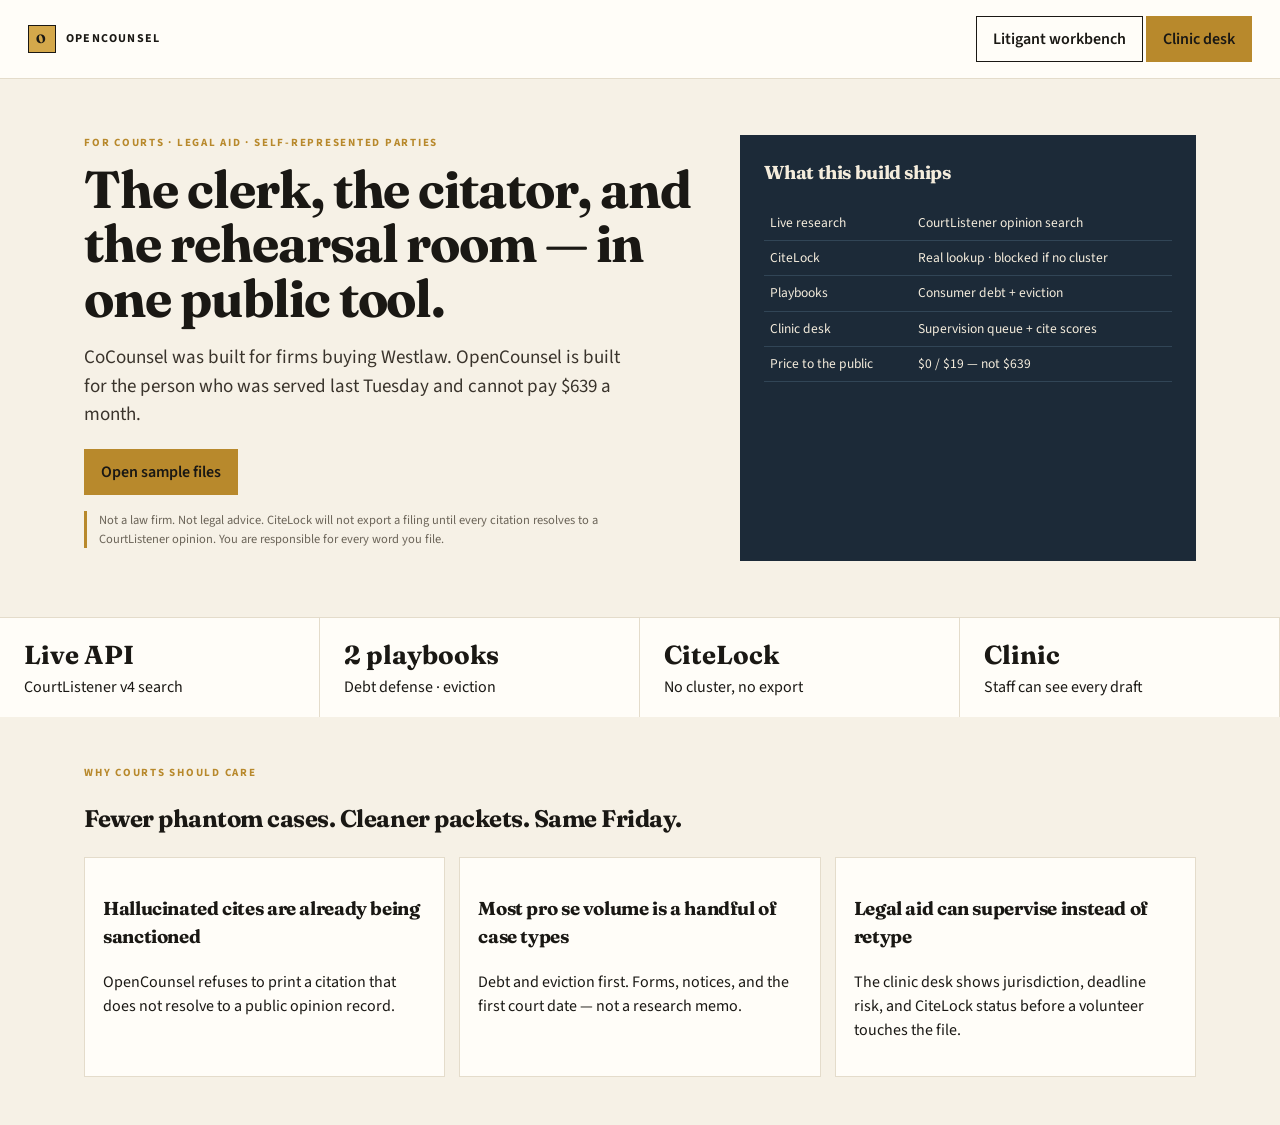
<file: index.html>
<!DOCTYPE html>
<html lang="en">
<head>
<meta charset="UTF-8" />
<meta name="viewport" content="width=device-width, initial-scale=1" />
<title>OpenCounsel — public OS for self-representation</title>
<link rel="preconnect" href="https://fonts.googleapis.com" />
<link href="https://fonts.googleapis.com/css2?family=Fraunces:opsz,wght@9..144,550;9..144,700&family=Source+Sans+3:wght@400;600;700&family=Source+Serif+4:opsz,wght@8..60,500;8..60,600&display=swap" rel="stylesheet" />
<link rel="stylesheet" href="styles.css" />
</head>
<body>
<div id="landing">
  <div class="topbar">
    <div class="brand"><span class="mark">O</span> OpenCounsel</div>
    <div>
      <button class="btn ghost" onclick="enterApp('litigant')">Litigant workbench</button>
      <button class="btn gold" onclick="enterApp('clinic')">Clinic desk</button>
    </div>
  </div>
  <div class="hero">
    <div>
      <div class="kicker">For courts · legal aid · self-represented parties</div>
      <h1>The clerk, the citator, and the rehearsal room — in one public tool.</h1>
      <p class="lead">CoCounsel was built for firms buying Westlaw. OpenCounsel is built for the person who was served last Tuesday and cannot pay $639 a month.</p>
      <p><button class="btn gold" onclick="enterApp('litigant')">Open sample files</button></p>
      <p class="disclaimer">Not a law firm. Not legal advice. CiteLock will not export a filing until every citation resolves to a CourtListener opinion. You are responsible for every word you file.</p>
    </div>
    <div class="hero-card">
      <h3 class="serif" style="margin-top:0">What this build ships</h3>
      <table class="cmp">
        <tr><td>Live research</td><td>CourtListener opinion search</td></tr>
        <tr><td>CiteLock</td><td>Real lookup · blocked if no cluster</td></tr>
        <tr><td>Playbooks</td><td>Consumer debt + eviction</td></tr>
        <tr><td>Clinic desk</td><td>Supervision queue + cite scores</td></tr>
        <tr><td>Price to the public</td><td>$0 / $19 — not $639</td></tr>
      </table>
    </div>
  </div>
  <div class="stats">
    <div class="stat"><b>Live API</b><span>CourtListener v4 search</span></div>
    <div class="stat"><b>2 playbooks</b><span>Debt defense · eviction</span></div>
    <div class="stat"><b>CiteLock</b><span>No cluster, no export</span></div>
    <div class="stat"><b>Clinic</b><span>Staff can see every draft</span></div>
  </div>
  <div class="section">
    <div class="kicker">Why courts should care</div>
    <h2>Fewer phantom cases. Cleaner packets. Same Friday.</h2>
    <div class="grid3">
      <div class="tile"><h3>Hallucinated cites are already being sanctioned</h3><p>OpenCounsel refuses to print a citation that does not resolve to a public opinion record.</p></div>
      <div class="tile"><h3>Most pro se volume is a handful of case types</h3><p>Debt and eviction first. Forms, notices, and the first court date — not a research memo.</p></div>
      <div class="tile"><h3>Legal aid can supervise instead of retype</h3><p>The clinic desk shows jurisdiction, deadline risk, and CiteLock status before a volunteer touches the file.</p></div>
    </div>
  </div>
</div>
<div id="app" class="hidden">
  <aside class="sidebar">
    <div class="side-brand"><span class="mark">O</span> OpenCounsel</div>
    <div class="switch">
      <button id="sw-debt" class="on" onclick="setPlaybook('debt')">Debt</button>
      <button id="sw-evict" onclick="setPlaybook('evict')">Eviction</button>
      <button id="sw-clinic" onclick="setPlaybook('clinic')">Clinic</button>
    </div>
    <div class="side-case" id="side-meta"></div>
    <nav class="side-nav" id="nav-lit">
      <button class="active" data-view="home" onclick="showView('home',this)">Case home</button>
      <button data-view="research" onclick="showView('research',this)">Research (live)</button>
      <button data-view="draft" onclick="showView('draft',this)">Draft</button>
      <button data-view="citelock" onclick="showView('citelock',this)">CiteLock (live)</button>
      <button data-view="calendar" onclick="showView('calendar',this)">Deadlines</button>
      <button data-view="hearing" onclick="showView('hearing',this)">Hearing room</button>
      <button data-view="evidence" onclick="showView('evidence',this)">Evidence</button>
      <button data-view="help" onclick="showView('help',this)">Aid & clerk</button>
    </nav>
    <nav class="side-nav hidden" id="nav-clinic">
      <button class="active" data-view="clinic" onclick="showView('clinic',this)">Supervision queue</button>
      <button data-view="research" onclick="showView('research',this)">Research</button>
      <button data-view="citelock" onclick="showView('citelock',this)">CiteLock</button>
    </nav>
    <button class="btn ghost" style="margin:16px;color:#fff;border-color:#314556" onclick="leaveApp()">← Product home</button>
  </aside>
  <main class="main">
    <div class="banner">Not legal advice · Sample facts are fictional · Live results come from CourtListener (Free Law Project) · Open the opinion and read it before you cite it.</div>
    <section id="view-home"></section>
    <section id="view-research" class="hidden">
      <h2 class="page">Research — CourtListener</h2>
      <p class="sub">Queries hit the public CourtListener v4 search API. An out-of-state hit is information, not authority.</p>
      <div class="search-box">
        <input id="q" class="input" value="Henson v. Santander" />
        <button class="btn" onclick="runSearch()">Search opinions</button>
      </div>
      <p id="search-meta" class="sub"></p>
      <div id="results"></div>
    </section>
    <section id="view-draft" class="hidden"></section>
    <section id="view-citelock" class="hidden">
      <h2 class="page">CiteLock — live lookup</h2>
      <p class="sub">Paste a citation or a draft. No matching cluster → blocked. A mention inside some other opinion is not enough for export.</p>
      <label>Citations or draft text</label>
      <textarea id="cite-text">Henson v. Santander Consumer USA Inc., 582 U.S. 79 (2017)
Unifund CCR Partners v. Shah, 2013 IL App (1st) 113286
Smith v. Acme Collections, 2022 IL App 99999
Brown v. Board of Education, 347 U.S. 483 (1954)</textarea>
      <p><button class="btn gold" onclick="runCiteLock()">Verify against CourtListener</button></p>
      <div id="cite-out"></div>
      <p id="export-row"></p>
    </section>
    <section id="view-calendar" class="hidden"></section>
    <section id="view-hearing" class="hidden"></section>
    <section id="view-evidence" class="hidden"></section>
    <section id="view-help" class="hidden"></section>
    <section id="view-clinic" class="hidden">
      <h2 class="page">Clinic supervision desk</h2>
      <p class="sub">Staff see risk before they spend a volunteer hour.</p>
      <div class="cards" style="margin-bottom:16px">
        <div class="card"><h3>On desk today</h3><p style="font-size:28px;font-family:Fraunces,serif;margin:4px 0">7</p><p>3 debt · 3 eviction · 1 family packet</p></div>
        <div class="card"><h3>CiteLock red</h3><p style="font-size:28px;font-family:Fraunces,serif;margin:4px 0">2</p><p>Export blocked until the fake cite is cut</p></div>
        <div class="card"><h3>Deadline < 5 days</h3><p style="font-size:28px;font-family:Fraunces,serif;margin:4px 0">4</p><p>Answer / appearance windows</p></div>
      </div>
      <table class="data">
        <thead><tr><th>File</th><th>Playbook</th><th>Forum</th><th>Hard date</th><th>CiteLock</th><th>Supervisor</th></tr></thead>
        <tbody>
          <tr><td>Ramirez / N. Shore Receivables</td><td>Debt</td><td>Cook Law</td><td>11 days</td><td><span class="pill bad">1 blocked</span></td><td>Unassigned</td></tr>
          <tr><td>Ortiz / Lakeside Holdings</td><td>Eviction</td><td>Cook Eviction</td><td>6 days</td><td><span class="pill ok">Clean</span></td><td>A. Chen, volunteer</td></tr>
          <tr><td>Nguyen / Metro Credit</td><td>Debt</td><td>Cook 1st Mun.</td><td>3 days</td><td><span class="pill warn">Unread holding</span></td><td>Needs attorney</td></tr>
          <tr><td>Brooks / Parkview Apts</td><td>Eviction</td><td>Cook Eviction</td><td>8 days</td><td><span class="pill ok">Clean</span></td><td>Self-help only</td></tr>
          <tr><td>Diaz children — parenting packet</td><td>Family</td><td>Cook Domestic</td><td>Packet</td><td><span class="pill">No cites</span></td><td>Refer DV desk</td></tr>
          <tr><td>Patel / Swift Recoveries</td><td>Debt</td><td>DuPage</td><td>14 days</td><td><span class="pill bad">2 blocked</span></td><td>Hold — do not file</td></tr>
          <tr><td>Washington / Clover Mgmt</td><td>Eviction</td><td>Cook Eviction</td><td>2 days</td><td><span class="pill ok">Clean</span></td><td>Same-day clinic</td></tr>
        </tbody>
      </table>
    </section>
  </main>
</div>
<script src="app.js"></script>
</body>
</html>
</file>
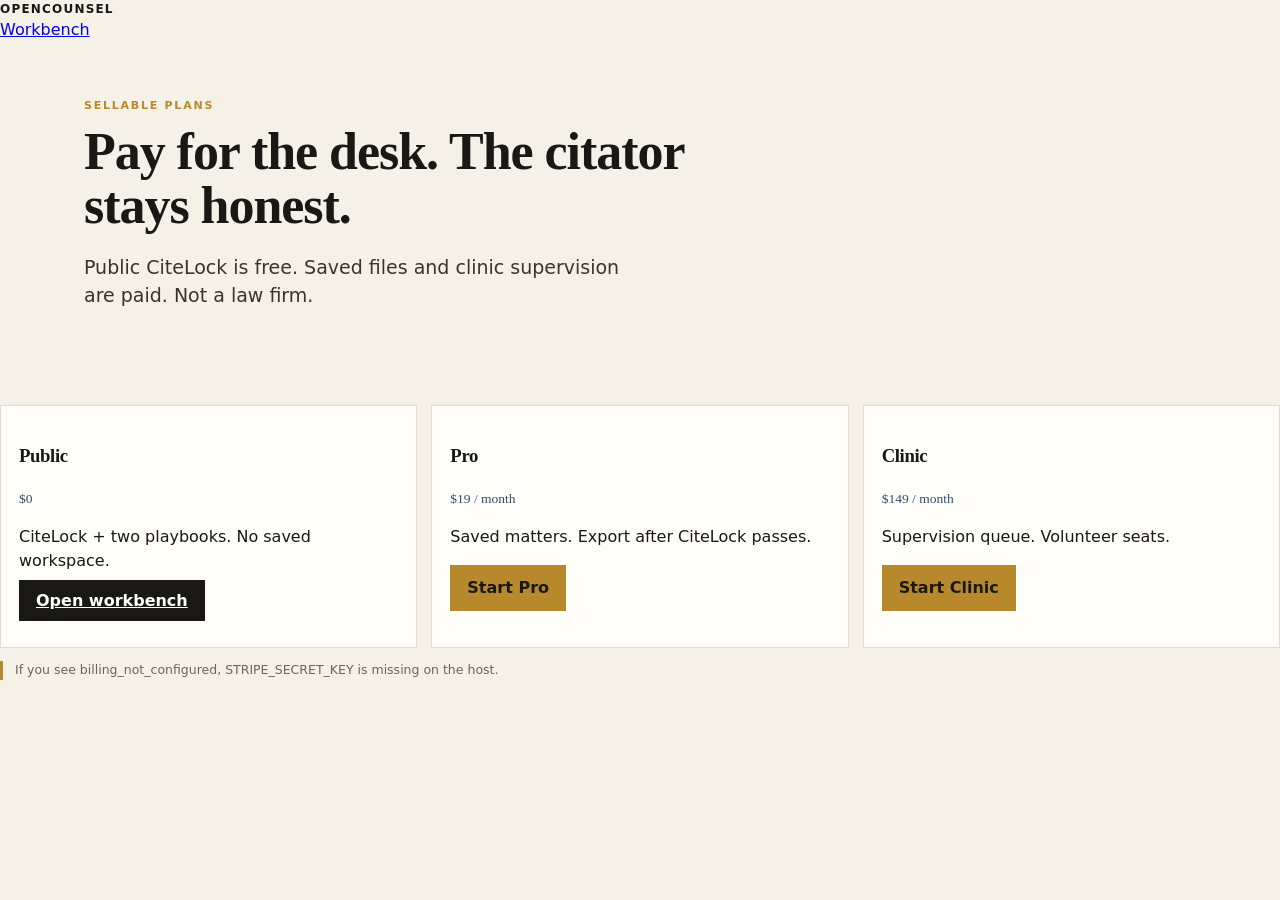
<file: pricing.html>
<!doctype html>
<html lang="en">
<head>
<meta charset="utf-8"/>
<meta name="viewport" content="width=device-width, initial-scale=1"/>
<title>OpenCounsel — pricing</title>
<link rel="stylesheet" href="styles.css"/>
</head>
<body>
<div class="wrap">
  <header class="top">
    <div class="brand">OpenCounsel</div>
    <nav class="nav"><a href="index.html">Workbench</a></nav>
  </header>
  <div class="hero">
    <div>
      <div class="kicker">Sellable plans</div>
      <h1>Pay for the desk. The citator stays honest.</h1>
      <p class="lead">Public CiteLock is free. Saved files and clinic supervision are paid. Not a law firm.</p>
    </div>
  </div>
  <div class="grid3">
    <div class="tile"><h3>Public</h3><p class="cite">$0</p><p>CiteLock + two playbooks. No saved workspace.</p><p><a class="btn" href="index.html">Open workbench</a></p></div>
    <div class="tile"><h3>Pro</h3><p class="cite">$19 / month</p><p>Saved matters. Export after CiteLock passes.</p><p><button class="btn gold" data-plan="pro">Start Pro</button></p></div>
    <div class="tile"><h3>Clinic</h3><p class="cite">$149 / month</p><p>Supervision queue. Volunteer seats.</p><p><button class="btn gold" data-plan="clinic">Start Clinic</button></p></div>
  </div>
  <p class="disclaimer" id="bill-status">If you see billing_not_configured, STRIPE_SECRET_KEY is missing on the host.</p>
</div>
<script>
document.querySelectorAll("[data-plan]").forEach(btn => {
  btn.addEventListener("click", async () => {
    const status = document.getElementById("bill-status");
    status.textContent = "Opening Stripe…";
    try {
      const r = await fetch("/api/checkout", {
        method: "POST",
        headers: { "Content-Type": "application/json" },
        body: JSON.stringify({ plan: btn.dataset.plan })
      });
      const data = await r.json();
      if (data.url) { location.href = data.url; return; }
      status.textContent = (data.error || "error") + (data.detail ? " — " + data.detail : "");
    } catch (err) { status.textContent = String(err); }
  });
});
</script>
</body>
</html>
</file>
<file: styles.css>
:root{--ink:#1a1814;--ink2:#3a342c;--mu:#6b6458;--line:#e4dccb;--paper:#f6f1e6;--card:#fffdf8;--navy:#1c2a38;--gold:#b8892c;--g2:#d4a84b;--ok:#2f6b4f;--okb:#e7f3ec;--bad:#8b2e2e;--badb:#f8eceb;--blue:#2c4f6b}
*{box-sizing:border-box}html,body{margin:0;background:var(--paper);color:var(--ink);font:16px/1.5 "Source Sans 3",system-ui,sans-serif}
h1,h2,h3,.serif{font-family:Fraunces,Georgia,serif;letter-spacing:-.02em}
button,input,select,textarea{font:inherit}.hidden{display:none!important}
.topbar,.row{display:flex;align-items:center;justify-content:space-between;gap:12px}
.topbar{padding:16px 28px;border-bottom:1px solid var(--line);background:var(--card);position:sticky;top:0;z-index:20}
.brand{display:flex;align-items:center;gap:10px;font-weight:700;letter-spacing:.1em;font-size:12px;text-transform:uppercase}
.mark{width:28px;height:28px;display:grid;place-items:center;background:var(--g2);border:1px solid var(--ink);font-family:Fraunces,serif}
.btn{border:1px solid var(--ink);background:var(--ink);color:#fff;padding:10px 16px;font-weight:600;cursor:pointer}
.btn.ghost{background:transparent;color:var(--ink)}.btn.gold{background:var(--gold);border-color:var(--gold);color:#1a1814}
.btn:disabled{opacity:.4;cursor:not-allowed}
.hero{display:grid;grid-template-columns:1.15fr .85fr;gap:40px;padding:56px 64px;max-width:1240px;margin:auto}
.kicker{color:var(--gold);font-weight:700;letter-spacing:.16em;font-size:11px;text-transform:uppercase}
.hero h1{font-size:52px;line-height:1.05;margin:10px 0 14px}
.lead{font-size:19px;color:var(--ink2);max-width:540px}
.disclaimer{font-size:12.5px;color:var(--mu);border-left:3px solid var(--gold);padding-left:12px;max-width:520px}
.hero-card{background:var(--navy);color:#f4ecdc;padding:24px}
.cmp{width:100%;border-collapse:collapse;font-size:13.5px}
.cmp td{padding:7px 6px;border-bottom:1px solid #314556}
.stats{display:grid;grid-template-columns:repeat(4,1fr);border-top:1px solid var(--line)}
.stat{padding:18px 24px;border-right:1px solid var(--line);background:var(--card)}
.stat b{display:block;font-family:Fraunces,serif;font-size:26px}
.section{padding:48px 64px;max-width:1240px;margin:auto}
.grid3{display:grid;grid-template-columns:repeat(3,1fr);gap:14px;margin-top:20px}
.tile,.card{background:var(--card);border:1px solid var(--line);padding:18px}
#app{min-height:100vh;display:grid;grid-template-columns:250px 1fr}
.sidebar{background:var(--navy);color:#d7cfc0;min-height:100vh;position:sticky;top:0}
.side-brand{padding:18px 18px 8px;color:#fff;display:flex;gap:10px;align-items:center;letter-spacing:.1em;font-size:12px;text-transform:uppercase;font-weight:700}
.side-case{margin:12px 14px;padding:10px;background:#16222e;font-size:12.5px}
.side-case strong{display:block;color:#fff}
.side-nav button{display:block;width:100%;text-align:left;background:none;border:0;color:#c9c0b0;padding:9px 18px;cursor:pointer}
.side-nav button.active{background:#314556;color:#fff;border-right:3px solid var(--g2)}
.main{padding:24px 32px 72px}
.banner{background:#fff4d6;border:1px solid #e6d39a;color:#5a4a16;padding:9px 12px;font-size:13px;margin-bottom:16px}
h2.page{margin:0 0 4px;font-size:30px}.sub{color:var(--mu);margin:0 0 18px}
.cards{display:grid;grid-template-columns:repeat(3,1fr);gap:12px}
.pill{display:inline-block;font-size:11px;letter-spacing:.06em;text-transform:uppercase;padding:2px 8px;border:1px solid var(--line)}
.pill.ok{background:var(--okb);color:var(--ok);border-color:#c9e4d4}
.pill.warn{background:#fff4d6;color:#7a5b10;border-color:#e6d39a}
.pill.bad{background:var(--badb);color:var(--bad);border-color:#e8c9c7}
.list{list-style:none;padding:0;margin:0}
.list li{padding:9px 0;border-bottom:1px solid var(--line);display:flex;justify-content:space-between;gap:10px;font-size:14.5px}
.input,select,textarea{width:100%;border:1px solid #d3cbb8;background:#fff;padding:9px 11px}
textarea{min-height:88px}
label{display:block;font-size:11px;font-weight:700;letter-spacing:.04em;text-transform:uppercase;color:var(--mu);margin:10px 0 5px}
.search-box{display:flex;gap:8px;margin:8px 0 14px}
.search-box input{flex:1}
.opinion,.cite-row{background:var(--card);border:1px solid var(--line);padding:12px 14px;margin-bottom:8px}
.opinion h4{margin:0 0 3px;font-size:16px}
.cite{font-family:"Source Serif 4",Georgia,serif;color:var(--blue);font-size:13.5px}
.draft{background:#fff;border:1px solid var(--line);padding:24px 28px;font-family:"Source Serif 4",Georgia,serif;max-width:820px;line-height:1.65}
.q{background:#16222e;color:#f4ecdc;padding:12px 14px;margin:0 0 8px}
.q small{color:#e3c36d;display:block;letter-spacing:.08em;text-transform:uppercase;font-size:11px}
.help-grid{display:grid;grid-template-columns:1fr 1fr;gap:12px}
table.data{width:100%;border-collapse:collapse;font-size:13.5px;background:var(--card)}
table.data th,table.data td{border-bottom:1px solid var(--line);padding:8px 10px;text-align:left}
table.data th{font-size:11px;letter-spacing:.06em;text-transform:uppercase;color:var(--mu)}
.switch{display:flex;gap:6px;flex-wrap:wrap;margin:8px 14px 14px}
.switch button{background:#16222e;color:#d7cfc0;border:1px solid #314556;padding:6px 10px;cursor:pointer;font-size:12.5px}
.switch button.on{background:var(--g2);color:#1a1814;border-color:var(--g2);font-weight:700}
@media(max-width:980px){.hero,.section{padding:28px 16px;grid-template-columns:1fr}.stats,.grid3,.cards,.help-grid{grid-template-columns:1fr}#app{grid-template-columns:1fr}.sidebar{min-height:auto}}
</file>
